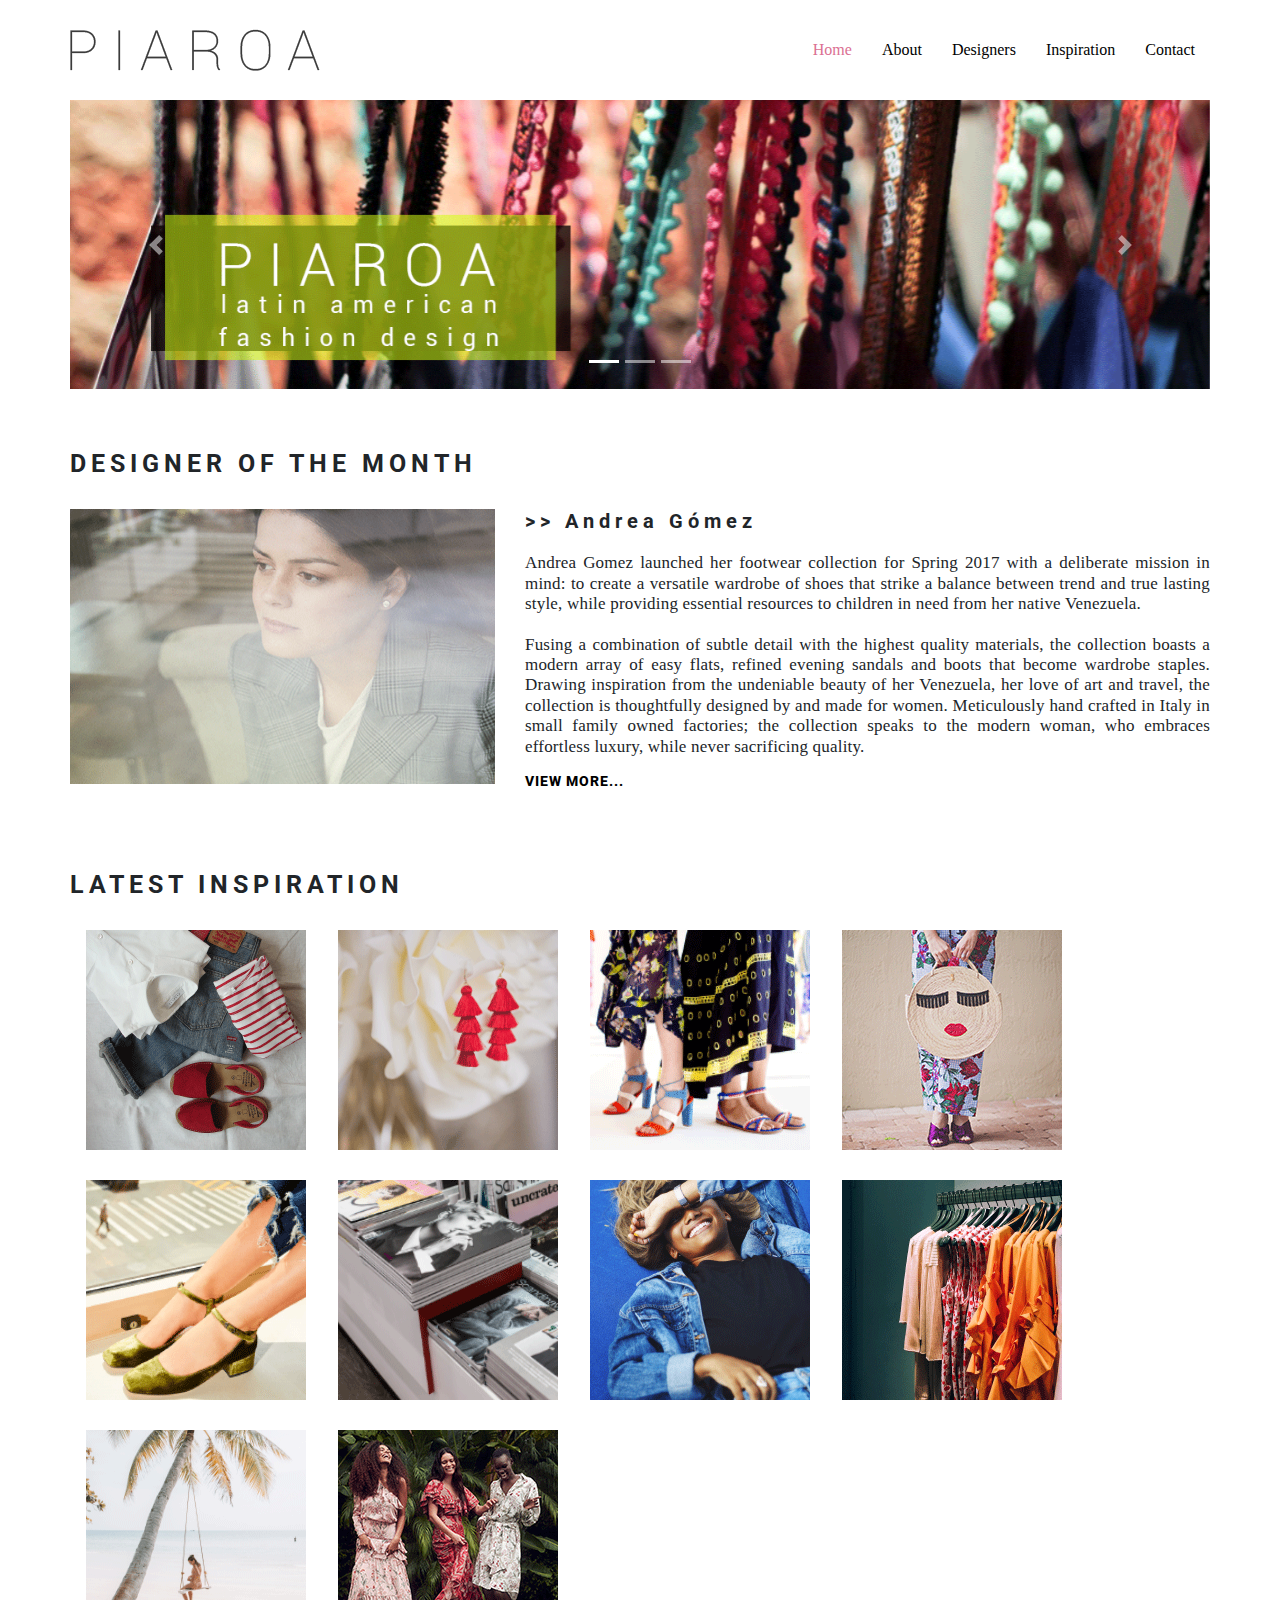
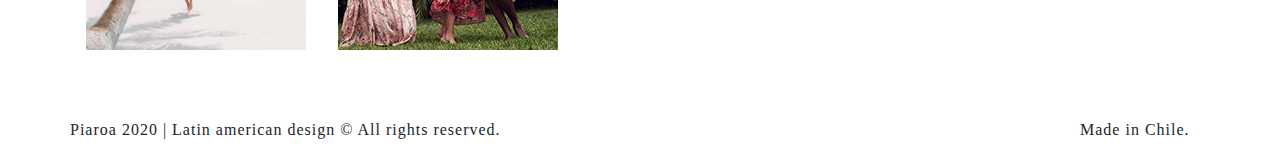
<file: index.html>
<!DOCTYPE html>
<html lang="en">
  <head>
    <meta charset="UTF-8"/>
    <meta name="viewport" content="width=device-width, initial-scale=1">
    <title>Piaroa | Latin american fashion design</title>
    <meta name="description" content="Piaroa: Bringing together the best of latin american fashion and design."/>
    <meta name="keywords" content="latin american fashion design, womans fashion, textiles, clothing">
    <link rel="stylesheet" href="css/stylesheet.css">
    <link href="https://fonts.googleapis.com/css2?family=Roboto:ital,wght@0,100;0,300;0,400;0,500;0,700;0,900;1,100;1,300;1,400;1,500;1,700;1,900&display=swap" rel="stylesheet">
    <link rel="stylesheet" href="https://stackpath.bootstrapcdn.com/bootstrap/4.5.2/css/bootstrap.min.css" integrity="sha384-JcKb8q3iqJ61gNV9KGb8thSsNjpSL0n8PARn9HuZOnIxN0hoP+VmmDGMN5t9UJ0Z" crossorigin="anonymous"> 
  </head>
  <body id="body">
    <header id="header">
      <div id="logo">
        <img src="img/piaroa_logo.png" id="logo">
      </div>
      <div class="menu">
        <ul id="ulMenu">
          <li class="liMenu">Home</li>
          <li class="liMenu"><a class="link" href="about.html">About</a></li>
          <li class="liMenu"><a class="link" href="designers.html">Designers</a></li>
          <li class="liMenu"><a class="link" href="inspiration.html">Inspiration</a></li>
          <li class="liMenu"><a class="link" href="contact.html">Contact</a></li>
        </ul>
      </div>
    </header>
    <div id="mainBanner">
      <div id="carouselExampleIndicators" class="carousel slide" data-ride="carousel">
        <ol class="carousel-indicators">
          <li data-target="#carouselExampleIndicators" data-slide-to="0" class="active"></li>
          <li data-target="#carouselExampleIndicators" data-slide-to="1"></li>
          <li data-target="#carouselExampleIndicators" data-slide-to="2"></li>
        </ol>
        <div class="carousel-inner">
          <div class="carousel-item active">
            <img src="img/index_banner1.png" class="d-block w-100" alt="...">
          </div>
          <div class="carousel-item">
            <img src="img/index_banner2.png" class="d-block w-100" alt="...">
          </div>
          <div class="carousel-item">
            <img src="img/index_banner3.png" class="d-block w-100" alt="...">
          </div>
        </div>
        <a class="carousel-control-prev" href="#carouselExampleIndicators" role="button" data-slide="prev">
          <span class="carousel-control-prev-icon" aria-hidden="true"></span>
          <span class="sr-only">Previous</span>
        </a>
        <a class="carousel-control-next" href="#carouselExampleIndicators" role="button" data-slide="next">
          <span class="carousel-control-next-icon" aria-hidden="true"></span>
          <span class="sr-only">Next</span>
        </a>
        </div>
      </div>
    </div>        
    <div class="divPrincipal">
      <h2 class="tituloPrincipal">DESIGNER OF THE MONTH</h2>
      <div class="divSecundario">
        <img id="imgPrincipal" src="img/index_andreagomez.png">
        <div>
          <h3 class="tituloSecundario">>> Andrea Gómez</h3>
          <p><strong>Andrea Gomez</strong> launched her footwear collection for Spring 2017 with a deliberate mission in mind: to create a versatile wardrobe of shoes that strike a balance between trend and true lasting style, while providing essential resources to children in need from her native Venezuela.
          <br>
          <br>
          Fusing a combination of subtle detail with the highest quality materials, the collection boasts a modern array of easy flats, refined evening sandals and boots that become wardrobe staples. Drawing inspiration from the undeniable beauty of her Venezuela, her love of art and travel, the collection is thoughtfully designed by and made for women. Meticulously hand crafted in Italy in small family owned factories; the collection speaks to the modern woman, who embraces effortless luxury, while never sacrificing quality.</p>
          <p id="pLink"><a class="link" href=andrea-gomez.html>VIEW MORE...</a></p>
        </div> 
      </div>
    </div>
    <br>
    <div class="divPrincipal">
      <h2 class="tituloPrincipal">LATEST INSPIRATION</h2>
        <div class="galeriaPadre">
          <img src="img/index_product4.png" alt="Producto" class="divHijo"/>
          <img src="img/index_product5.png" alt="Producto" class="divHijo"/>
          <img src="img/index_product3.png" alt="Producto" class="divHijo"/>
          <img src="img/index_product1.png" alt="Producto" class="divHijo"/>
          <img src="img/index_product2.png" alt="Producto" class="divHijo"/>
          <img src="img/index_product6.png" alt="Producto" class="divHijo"/>
          <img src="img/index_product7.png" alt="Producto" class="divHijo"/>
          <img src="img/index_product8.png" alt="Producto" class="divHijo"/>
          <img src="img/index_product9.png" alt="Producto" class="divHijo"/>
          <img src="img/index_product10.png" alt="Producto" class="divHijo"/>
        </div>
    </div>
    <footer>
      <div class="divFooter">
        <p id="piaroaFooter">Piaroa 2020 | Latin american design © All rights reserved.</p>
        <p id="piaroaLocation">Made in Chile.</p>
      </div>
    </footer>
    <script src="https://code.jquery.com/jquery-3.5.1.slim.min.js" integrity="sha384-DfXdz2htPH0lsSSs5nCTpuj/zy4C+OGpamoFVy38MVBnE+IbbVYUew+OrCXaRkfj" crossorigin="anonymous"></script>
    <script src="https://cdn.jsdelivr.net/npm/popper.js@1.16.1/dist/umd/popper.min.js" integrity="sha384-9/reFTGAW83EW2RDu2S0VKaIzap3H66lZH81PoYlFhbGU+6BZp6G7niu735Sk7lN" crossorigin="anonymous"></script>
    <script src="https://stackpath.bootstrapcdn.com/bootstrap/4.5.2/js/bootstrap.min.js" integrity="sha384-B4gt1jrGC7Jh4AgTPSdUtOBvfO8shuf57BaghqFfPlYxofvL8/KUEfYiJOMMV+rV" crossorigin="anonymous"></script>
  </body>
</html>
</file>
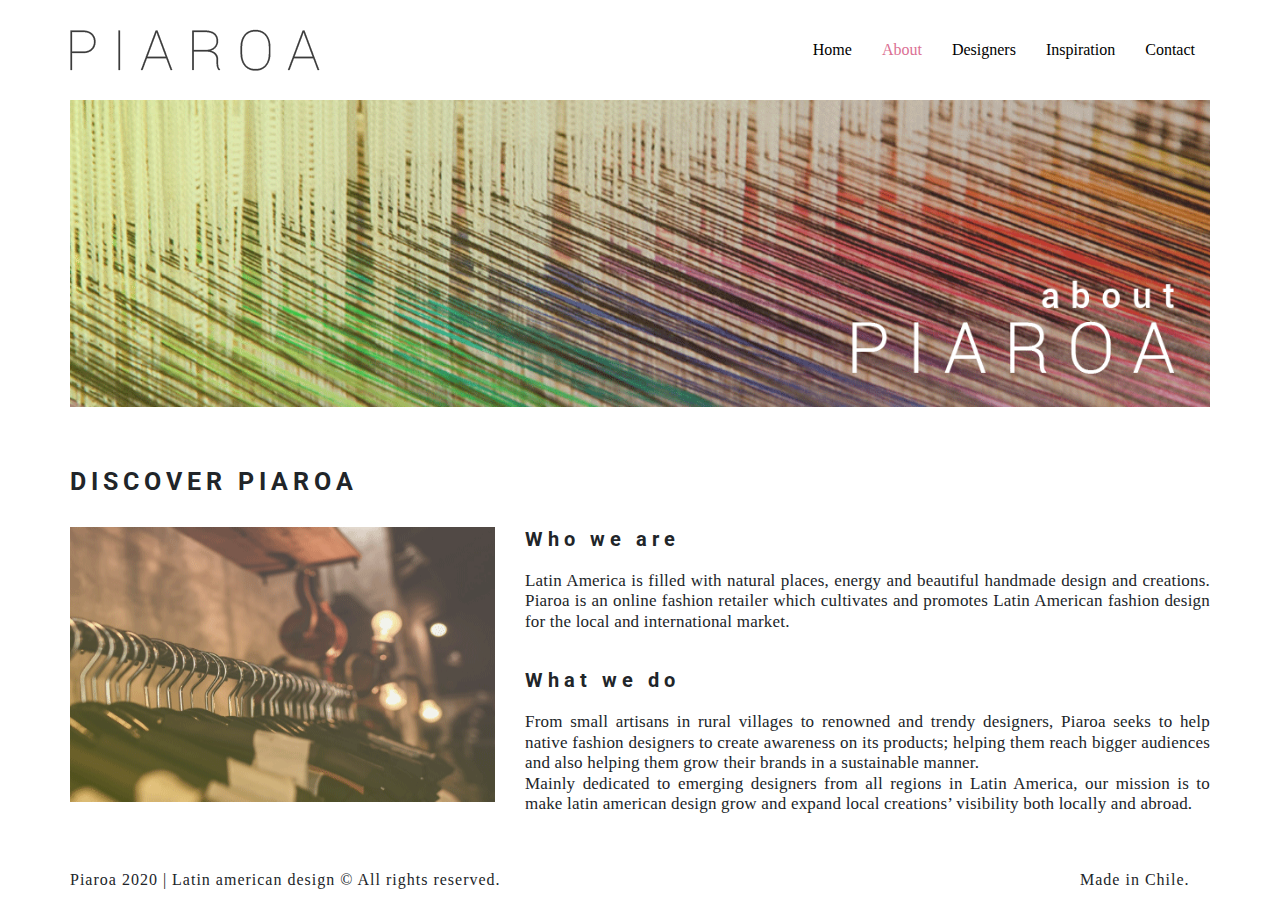
<file: about.html>
<!DOCTYPE html>
<html lang="en">
    <head>
        <meta charset="UTF-8"/>
        <meta name="viewport" content="width=device-width, initial-scale=1">
        <title>Piaroa | About Piaroa</title>
        <meta name="description" content="Piaroa: Bringing together the best of latin american fashion and design."/>
        <meta name="keywords" content="latin american fashion design, womans fashion, textiles, clothing">
        <link rel="stylesheet" href="css/stylesheet.css">
        <link href="https://fonts.googleapis.com/css2?family=Roboto:ital,wght@0,100;0,300;0,400;0,500;0,700;0,900;1,100;1,300;1,400;1,500;1,700;1,900&display=swap" rel="stylesheet">
        <link rel="stylesheet" href="https://stackpath.bootstrapcdn.com/bootstrap/4.5.2/css/bootstrap.min.css" integrity="sha384-JcKb8q3iqJ61gNV9KGb8thSsNjpSL0n8PARn9HuZOnIxN0hoP+VmmDGMN5t9UJ0Z" crossorigin="anonymous"> 
    </head>
    <body id="body">
        <header id="header">
            <div>
                <img src="img/piaroa_logo.png" id="logo">
            </div>
            <div class="menu">
                <ul id="ulMenu">
                    <li class="liMenu"><a class="link" href="index.html">Home</a></li>
                    <li class="liMenu">About</li>
                    <li class="liMenu"><a class="link" href="designers.html">Designers</a></li>
                    <li class="liMenu"><a class="link" href="inspiration.html">Inspiration</a></li>
                    <li class="liMenu"><a class="link" href="contact.html">Contact</a></li>
                </ul>
            </div>
        </header>
        <div id="mainBanner"><img src="img/about_banner1.png"></div>
        <div class="divPrincipal">
            <h2 class="tituloPrincipal">DISCOVER PIAROA</h2>
            <div class="divSecundario">
                <img id="imgPrincipal" src="img/about_mainimage.png">
                <div>
                    <h2 class="tituloSecundario">Who we are</h2>
                    <p>Latin America is filled with natural places, energy and beautiful handmade design and creations. Piaroa is an online fashion retailer which cultivates and promotes Latin American fashion design for the local and international market.
                    <br>
                    <br>
                    <h2 class="tituloSecundario">What we do</h2>
                    <p>From small artisans in rural villages to renowned and trendy designers, Piaroa seeks to help native fashion designers to create awareness on its products; helping them reach bigger audiences and also helping them grow their brands in a sustainable manner. 
                    <br>
                    Mainly dedicated to emerging designers from all regions in Latin America, our mission is to make latin american design grow and expand local creations’ visibility both locally and abroad.
                </div>
            </div> 
        </div>
        <footer>
            <div class="divFooter">
                <p id="piaroaFooter">Piaroa 2020 | Latin american design © All rights reserved.</p>
                <p id="piaroaLocation">Made in Chile.</p>
            </div>
        </footer>
    </body>
</file>
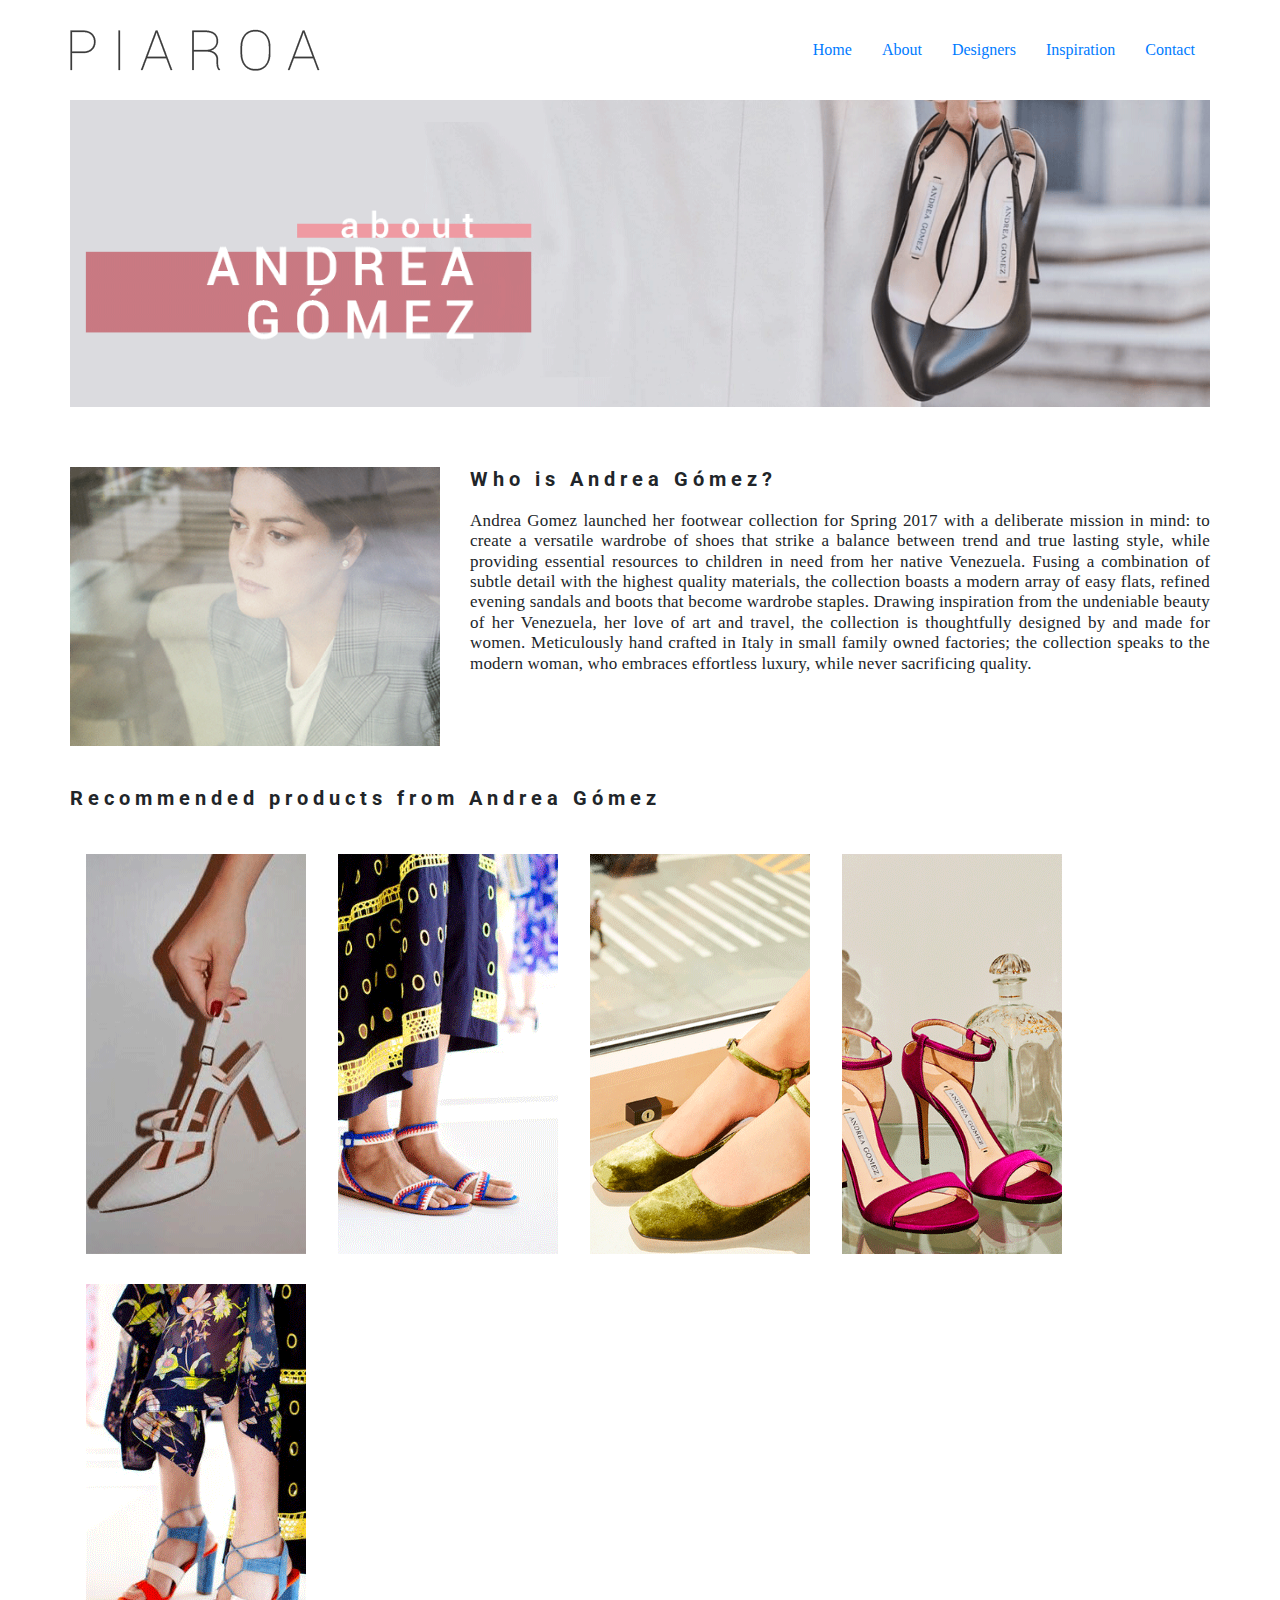
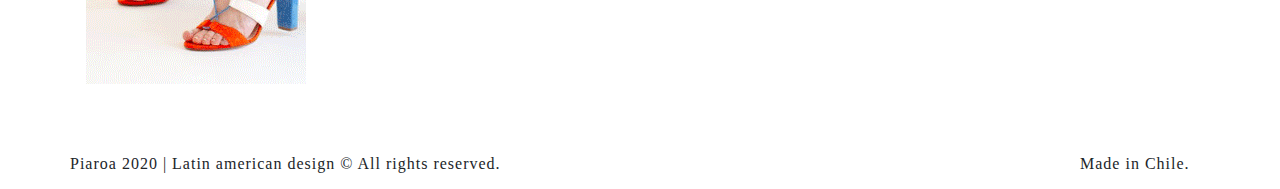
<file: andrea-gomez.html>
<!DOCTYPE html>
<html lang="en">
    <head>
        <meta charset="UTF-8"/>
        <meta name="viewport" content="width=device-width, initial-scale=1">
        <title>Piaroa | Discover Andrea Gómez on Piaroa</title>
        <meta name="description" content="Piaroa: Bringing together the best of latin american fashion and design."/>
        <meta name="keywords" content="latin american fashion design, womans fashion, textiles, clothing">
        <link rel="stylesheet" href="css/stylesheet.css">
        <link href="https://fonts.googleapis.com/css2?family=Roboto:ital,wght@0,100;0,300;0,400;0,500;0,700;0,900;1,100;1,300;1,400;1,500;1,700;1,900&display=swap" rel="stylesheet">
        <link rel="stylesheet" href="https://stackpath.bootstrapcdn.com/bootstrap/4.5.2/css/bootstrap.min.css" integrity="sha384-JcKb8q3iqJ61gNV9KGb8thSsNjpSL0n8PARn9HuZOnIxN0hoP+VmmDGMN5t9UJ0Z" crossorigin="anonymous"> 
    </head>
    <body id="body">
        <header id="header">
            <div>
                <img src="img/piaroa_logo.png" id="logo">
            </div>
            <div class="menu">
                <ul id="ulMenu">
                    <li class="liMenu"><a href="index.html">Home</a></li>
                    <li class="liMenu"><a href="about.html">About</a></li>
                    <li class="liMenu"><a href="designers.html">Designers</a></li>
                    <li class="liMenu"><a href="inspiration.html">Inspiration</a></li>
                    <li class="liMenu"><a href="contact.html">Contact</a></li>
                </ul>
            </div>
        </header>
        <div id="mainBanner"><img src="img/andrea_mainbanner.png"></div>
        <div class="divPrincipal">
            <div class="divSecundario">
                <img src="img/index_andreagomez.png">
                <div>
                    <h2 class="tituloSecundario">Who is Andrea Gómez?</h2>
                    <p>Andrea Gomez launched her footwear collection for Spring 2017 with a deliberate mission in mind: to create a versatile wardrobe of shoes that strike a balance between trend and true lasting style, while providing essential resources to children in need from her native Venezuela. Fusing a combination of subtle detail with the highest quality materials, the collection boasts a modern array of easy flats, refined evening sandals and boots that become wardrobe staples. Drawing inspiration from the undeniable beauty of her Venezuela, her love of art and travel, the collection is thoughtfully designed by and made for women. Meticulously hand crafted in Italy in small family owned factories; the collection speaks to the modern woman, who embraces effortless luxury, while never sacrificing quality.</p>
                </div>
            </div>
        </div>
        <div class="divPrincipal">
            <h2 class="tituloSecundario">Recommended products from Andrea Gómez</h2>
            <br>
            <div class="galeriaPadre">
                <img src="img/andrea_recom1.png" alt="Producto" class="divHijo"/>
                <img src="img/andrea_recom2.png" alt="Producto" class="divHijo"/>
                <img src="img/andrea_recom3.png" alt="Producto" class="divHijo"/>
                <img src="img/andrea_recom4.png" alt="Producto" class="divHijo"/>
                <img src="img/andrea_recom5.png" alt="Producto" class="divHijo"/>
            </div>
        </div>
        <footer>
            <div class="divFooter">
                <p id="piaroaFooter">Piaroa 2020 | Latin american design © All rights reserved.</p>
                <p id="piaroaLocation">Made in Chile.</p>
            </div>
        </footer>
    </body>
</html>
</file>
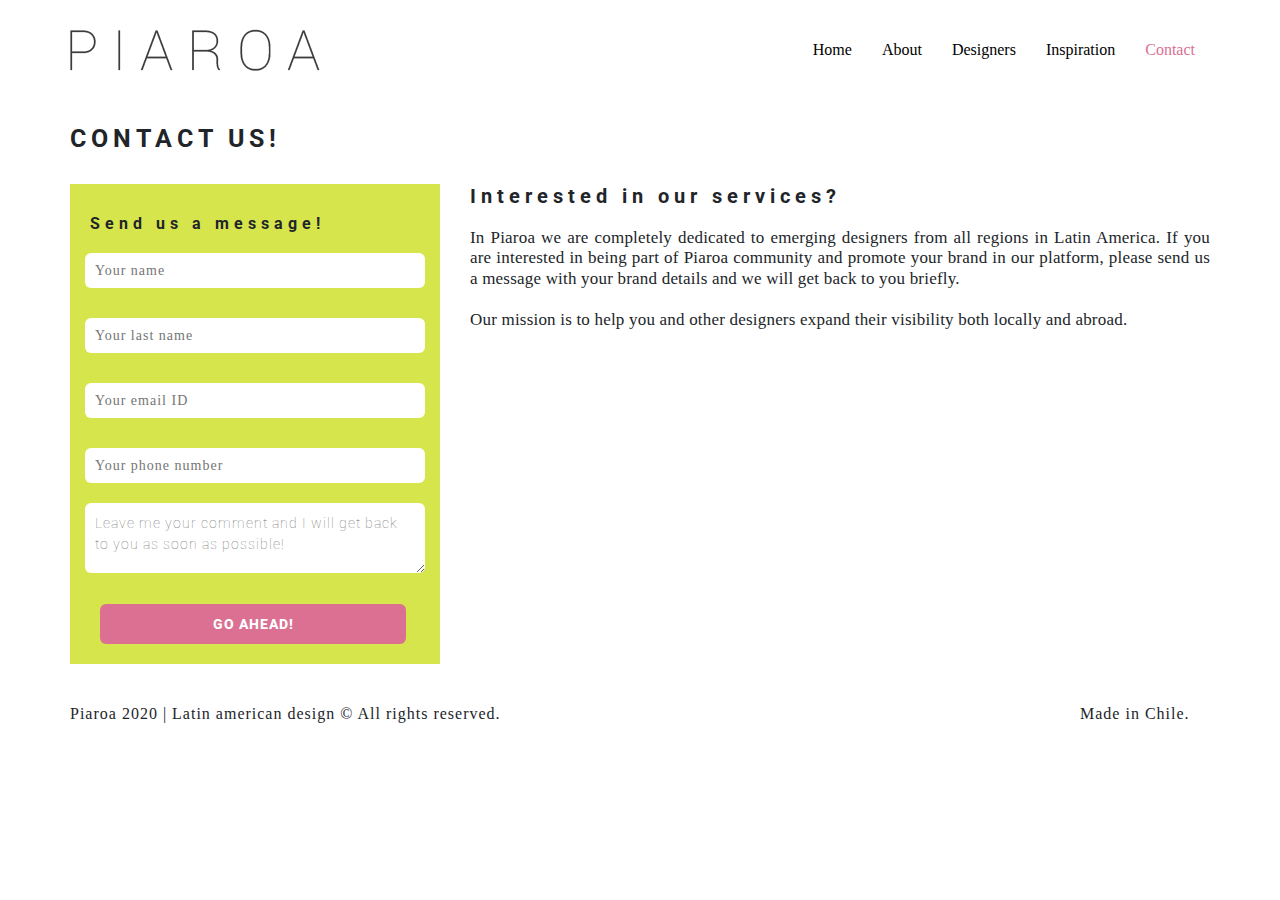
<file: contact.html>
<!DOCTYPE html>
<html lang="en">
    <head>
        <meta charset="UTF-8"/>
        <meta name="viewport" content="width=device-width, initial-scale=1">
        <title>Piaroa | Contact us</title>
        <meta name="description" content="Piaroa: Bringing together the best of latin american fashion and design."/>
        <meta name="keywords" content="latin american fashion design, womans fashion, textiles, clothing">
        <link rel="stylesheet" href="css/stylesheet.css">
        <link href="https://fonts.googleapis.com/css2?family=Roboto:ital,wght@0,100;0,300;0,400;0,500;0,700;0,900;1,100;1,300;1,400;1,500;1,700;1,900&display=swap" rel="stylesheet">
        <link rel="stylesheet" href="https://stackpath.bootstrapcdn.com/bootstrap/4.5.2/css/bootstrap.min.css" integrity="sha384-JcKb8q3iqJ61gNV9KGb8thSsNjpSL0n8PARn9HuZOnIxN0hoP+VmmDGMN5t9UJ0Z" crossorigin="anonymous"> 
      </head>
    <body id="body">
    <header id="header">
        <div>
            <img src="img/piaroa_logo.png" id="logo">
        </div>
        <div class="menu">
            <ul id="ulMenu">
                <li class="liMenu"><a class="link" href="index.html">Home</a></li>
                <li class="liMenu"><a class="link" href="about.html">About</a></li>
                <li class="liMenu"><a class="link" href="designers.html">Designers</a></li>
                <li class="liMenu"><a class="link" href="inspiration.html">Inspiration</a></li>
                <li class="liMenu">Contact</li>
            </ul>
        </div>
    </header>
    <br>
    <div class="divPrincipal">
        <h2 class="tituloPrincipal">CONTACT US!</h2>
        <div class="divSecundario">
            <div>
                <form class="container">
                    <h3 class="subtitulo">Send us a message!</h3>
                    <input type="text" id="nombre" placeholder="Your name" required/>
                    <br>
                    <input type="text" id="apellido" placeholder="Your last name" required/>
                    <br>
                    <input type="text" id="email" placeholder="Your email ID" required/>
                    <br>
                    <input type="text" id="telefono" placeholder="Your phone number" required/>
                    <br>
                    <textarea maxlength="100" id="mensaje" placeholder="Leave me your comment and I will get back to you as soon as possible!"></textarea>
                    <br>
                    <br>
                    <button type="submit" id="enviar" value="submit">GO AHEAD!</button>
                </fieldset>
            </div>
            <div>
                <h2 class="tituloSecundario">Interested in our services?</h2>
                <p class="parrafos">In Piaroa we are completely dedicated to emerging designers from all regions in Latin America. If you are interested in being part of Piaroa community and promote your brand in our platform, please send us a message with your brand details and we will get back to you briefly.
                <br>
                <br>
                Our mission is to help you and other designers expand their visibility both locally and abroad.</p>
            </div>
        </div>
    </div>
    <footer>
        <div class="divFooter">
            <p id="piaroaFooter">Piaroa 2020 | Latin american design © All rights reserved.</p>
            <p id="piaroaLocation">Made in Chile.</p>
        </div>
    </footer>
    </body>
</html>
</file>
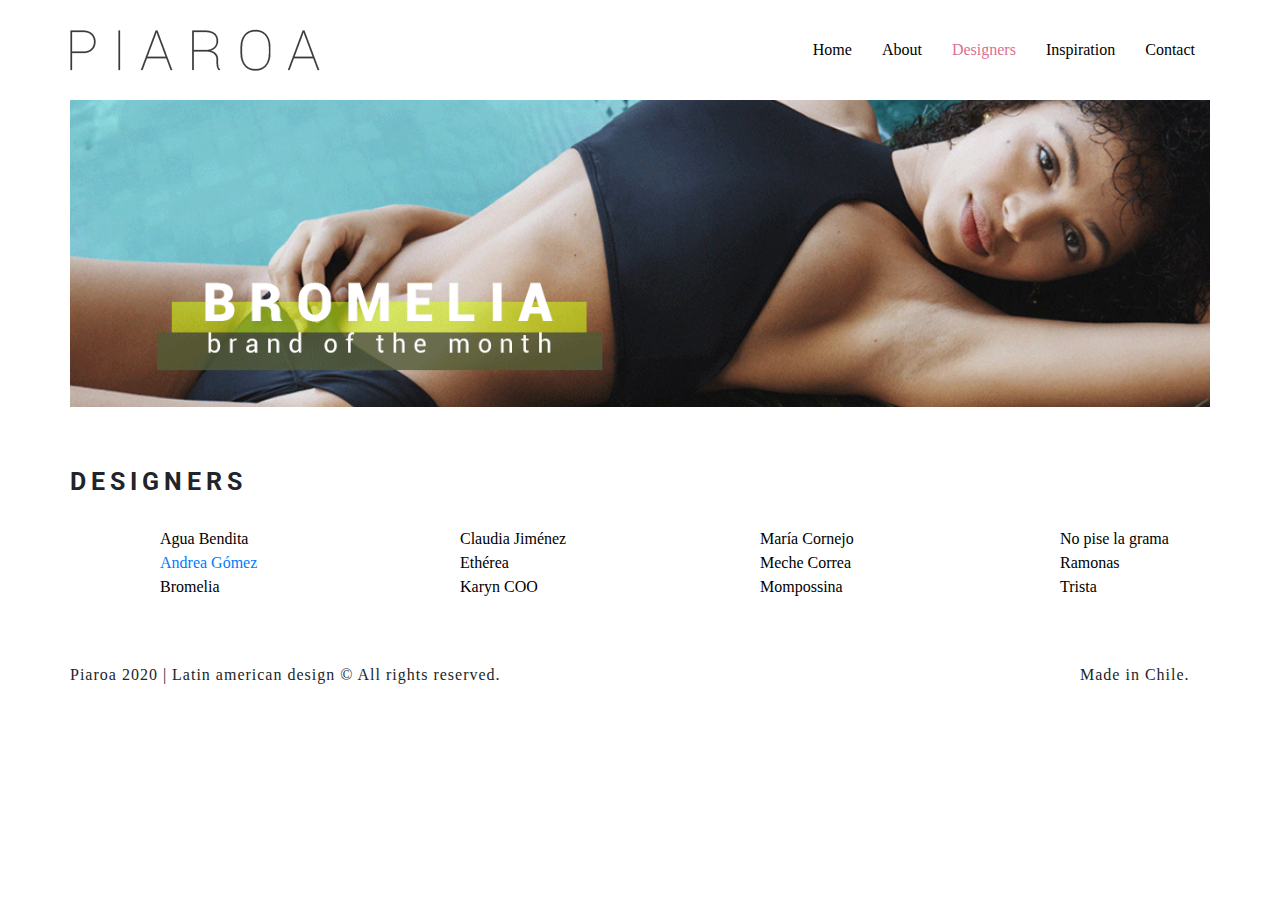
<file: designers.html>
<!DOCTYPE html>
<html lang="en">
    <head>
        <meta charset="UTF-8"/>
        <meta name="viewport" content="width=device-width, initial-scale=1">
        <title>Piaroa | Designers</title>
        <meta name="description" content="Piaroa: Bringing together the best of latin american fashion and design."/>
        <meta name="keywords" content="latin american fashion design, womans fashion, textiles, clothing">
        <link rel="stylesheet" href="css/stylesheet.css">
            <link href="https://fonts.googleapis.com/css2?family=Roboto:ital,wght@0,100;0,300;0,400;0,500;0,700;0,900;1,100;1,300;1,400;1,500;1,700;1,900&display=swap" rel="stylesheet">
            <link rel="stylesheet" href="https://stackpath.bootstrapcdn.com/bootstrap/4.5.2/css/bootstrap.min.css" integrity="sha384-JcKb8q3iqJ61gNV9KGb8thSsNjpSL0n8PARn9HuZOnIxN0hoP+VmmDGMN5t9UJ0Z" crossorigin="anonymous"> 
        </head>
    <body id="body">
        <header id="header">
            <div>
                <img src="img/piaroa_logo.png" id="logo">
            </div>
            <div class="menu">
                <ul id="ulMenu">
                    <li class="liMenu"><a class="link" href="index.html">Home</a></li>
                    <li class="liMenu"><a class="link" href="about.html">About</a></li>
                    <li class="liMenu">Designers</li>
                    <li class="liMenu"><a class="link" href="inspiration.html">Inspiration</a></li>
                    <li class="liMenu"><a class="link" href="contact.html">Contact</a></li>
                </ul>
            </div>
        </header>
        <div id="mainBanner"><img src="img/designers_mainbanner.png"></div>
        <div class="divPrincipal">
            <h2 class="tituloPrincipal">DESIGNERS</h2>
            <div class="divDesigners">
                <div>
                    <ul class="ulDesigners">
                        <li class="liDesigners">Agua Bendita</li>
                        <li class="liDesigners"><a href="andrea-gomez.html">Andrea Gómez</a></li>
                        <li class="liDesigners">Bromelia</li>
                    </ul>
                </div>
                <div>
                    <ul class="ulDesigners">
                        <li class="liDesigners">Claudia Jiménez</li>
                        <li class="liDesigners">Ethérea</li>
                        <li class="liDesigners">Karyn COO</li>
                    </ul>
                </div>
                <div>
                    <ul class="ulDesigners">
                        <li class="liDesigners">María Cornejo</li>
                        <li class="liDesigners">Meche Correa</li>
                        <li class="liDesigners">Mompossina</li>
                    </ul>
                </div>
                <div>
                    <ul class="ulDesigners">
                        <li class="liDesigners">No pise la grama</li>
                        <li class="liDesigners">Ramonas</li>
                        <li class="liDesigners">Trista</li>
                    </ul>
                </div>
            </div>
        </div>
        <footer>
            <div class="divFooter">
                <p id="piaroaFooter">Piaroa 2020 | Latin american design © All rights reserved.</p>
                <p id="piaroaLocation">Made in Chile.</p>
            </div>
        </footer>
</file>
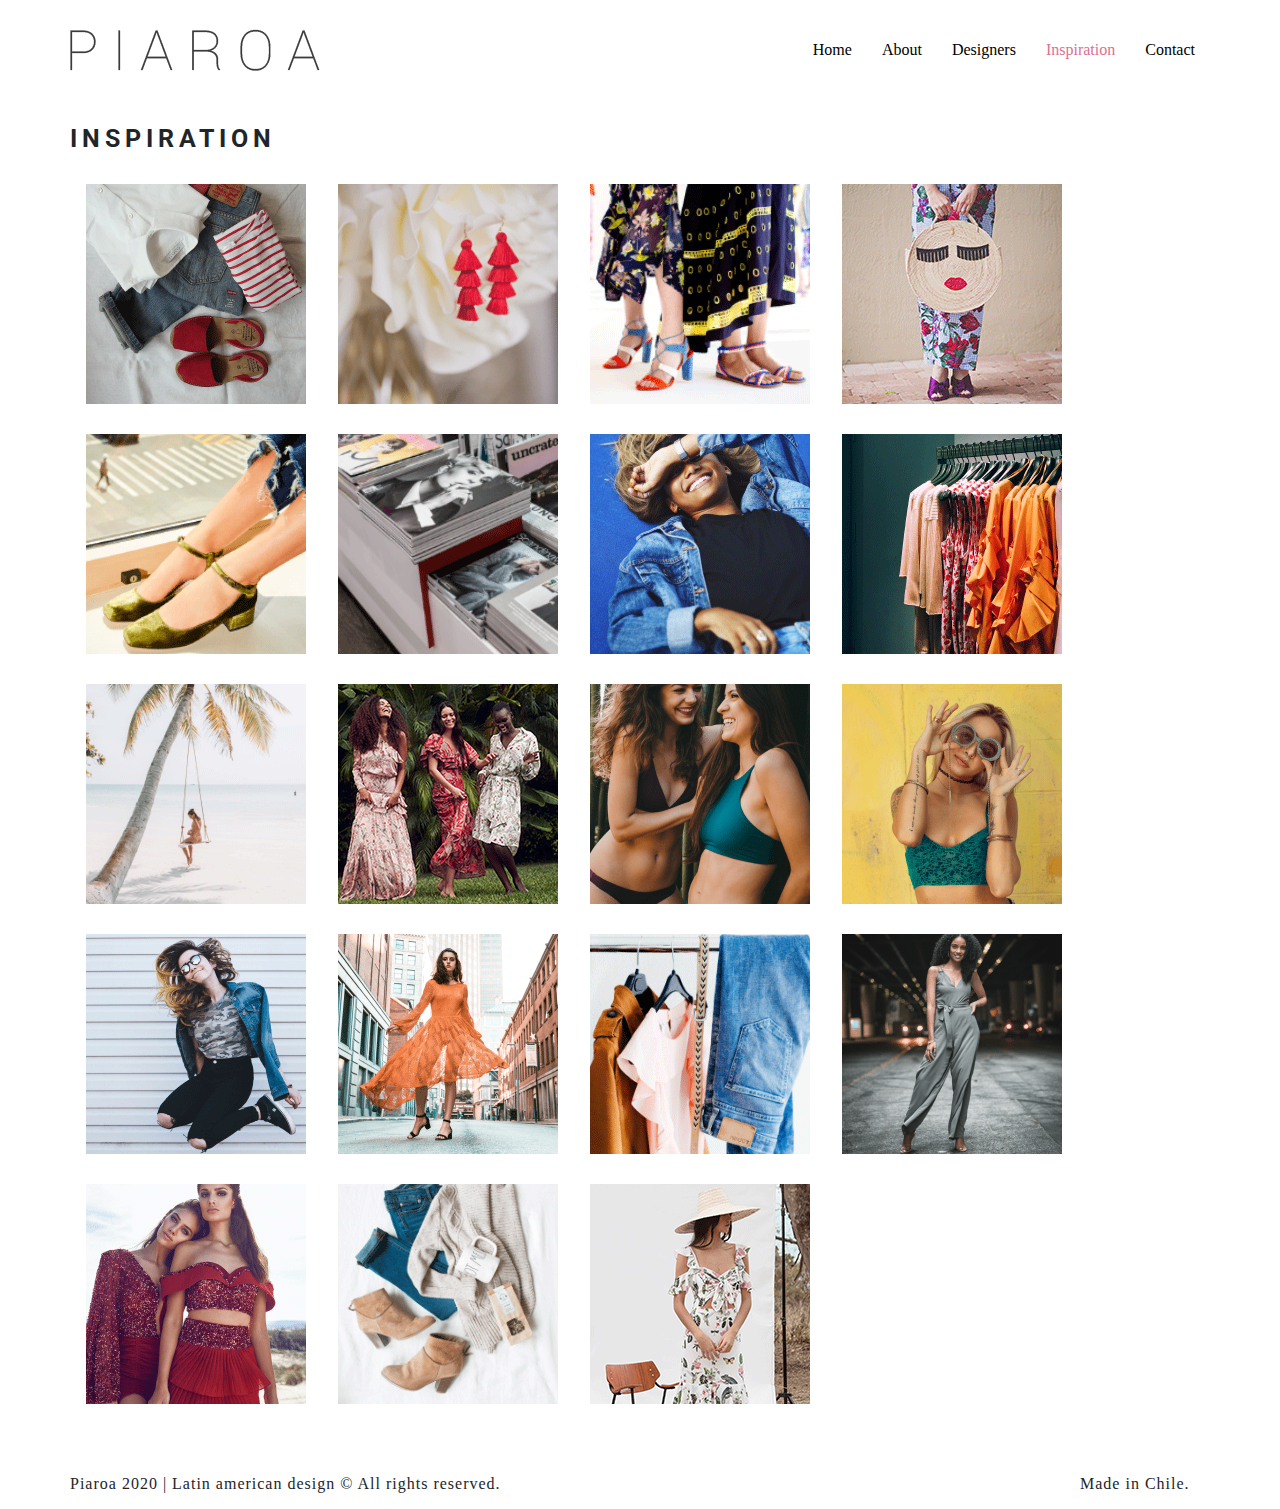
<file: inspiration.html>
<!DOCTYPE html>
<html lang="en">
  <head>
    <meta charset="UTF-8"/>
    <meta name="viewport" content="width=device-width, initial-scale=1">
    <title>Piaroa | Inspiration</title>
    <meta name="description" content="Piaroa: Bringing together the best of latin american fashion and design."/>
    <meta name="keywords" content="latin american fashion design, womans fashion, textiles, clothing">
    <link rel="stylesheet" href="css/stylesheet.css">
    <link href="https://fonts.googleapis.com/css2?family=Roboto:ital,wght@0,100;0,300;0,400;0,500;0,700;0,900;1,100;1,300;1,400;1,500;1,700;1,900&display=swap" rel="stylesheet">
    <link rel="stylesheet" href="https://stackpath.bootstrapcdn.com/bootstrap/4.5.2/css/bootstrap.min.css" integrity="sha384-JcKb8q3iqJ61gNV9KGb8thSsNjpSL0n8PARn9HuZOnIxN0hoP+VmmDGMN5t9UJ0Z" crossorigin="anonymous"> 
  </head>
    <body id="body">
        <header id="header">
            <div>
                <img src="img/piaroa_logo.png" id="logo">
            </div>
            <div class="menu">
                <ul id="ulMenu">
                    <li class="liMenu"><a class="link" href="index.html">Home</a></li>
                    <li class="liMenu"><a class="link" href="about.html">About</a></li>
                    <li class="liMenu"><a class="link" href="designers.html">Designers</a></li>
                    <li class="liMenu">Inspiration</li>
                    <li class="liMenu"><a class="link" href="contact.html">Contact</a></li>
                </ul>
            </div>
        </header>
        <br>
        <div class="divPrincipal">
            <h2 class="tituloPrincipal">INSPIRATION</h2>
            <div class="galeriaPadre">
                <img src="img/index_product4.png" alt="Producto" class="divHijo"/>
                <img src="img/index_product5.png" alt="Producto" class="divHijo"/>
                <img src="img/index_product3.png" alt="Producto" class="divHijo"/>
                <img src="img/index_product1.png" alt="Producto" class="divHijo"/>
                <img src="img/index_product2.png" alt="Producto" class="divHijo"/>
                <img src="img/index_product6.png" alt="Producto" class="divHijo"/>
                <img src="img/index_product7.png" alt="Producto" class="divHijo"/>
                <img src="img/index_product8.png" alt="Producto" class="divHijo"/>
                <img src="img/index_product9.png" alt="Producto" class="divHijo"/>
                <img src="img/index_product10.png" alt="Producto" class="divHijo"/>
                <img src="img/index_product11.png" alt="Producto" class="divHijo"/>
                <img src="img/index_product12.png" alt="Producto" class="divHijo"/>
                <img src="img/index_product13.png" alt="Producto" class="divHijo"/>
                <img src="img/index_product14.png" alt="Producto" class="divHijo"/>
                <img src="img/index_product15.png" alt="Producto" class="divHijo"/>
                <img src="img/index_product16.png" alt="Producto" class="divHijo"/>
                <img src="img/index_product17.png" alt="Producto" class="divHijo"/>
                <img src="img/index_product18.png" alt="Producto" class="divHijo"/>
                <img src="img/index_product19.png" alt="Producto" class="divHijo"/>
            </div>
        </div>
        <footer>
            <div class="divFooter">
                <p id="piaroaFooter">Piaroa 2020 | Latin american design © All rights reserved.</p>
                <p id="piaroaLocation">Made in Chile.</p>
            </div>
        </footer>
    </body>
</html>
</file>
<file: css/stylesheet.css>
/* Desktop styles */
@media only screen and (min-width: 951px) {
#body {
    margin-top: 0px;
    margin-left: 70px;
    margin-bottom: 0px;
    margin-right: 70px;
    background-color: white;
}
#header {
    width: 100%;
    height: 80px;
    margin-bottom:20px;
    align-items: center;
    display: grid;
    grid-template-columns: 1fr 2fr;
}
#logo {
    width: 250px;
    height: 100px;
    float: left;
}
.menu {
    float: right;
}
#ulMenu {
    width: auto;
    float: right;
    display: flex;
    font-family: 'Roboto Lt';
    src: url('Roboto-Medium.woff2') format('woff2'),
        url('Roboto-Medium.woff') format('woff');
    font-weight: 200;
    font-style: normal;
    font-display: swap;
    color: black; 
    list-style: none;
    text-decoration: none;
    object-position: bottom;
    margin-top: 15px;
}
.liMenu {
    display: inline-block;
    padding: 15px 15px;
    color: palevioletred;
}
a {
    text-align: center;
    color: black;
    text-decoration: none;
}
.link {
    color: black;
    text-decoration: none;
}
a:visited {
    color: black;
    text-decoration: none;
}
.link:hover {
    color: palevioletred;
    text-decoration: none;
    list-style: none;
}
a ::selection {
    color: palevioletred;
    text-decoration: none;
}
img {
    height: auto;
    width: 100%;
}
#mainBanner {
    margin-top: 15px;
    margin-bottom: 60px;
}
#secundaryBanner {
    max-width: 1322px;
    margin-top: 15px;
    margin-bottom: 60px;
}
.divPrincipal {
    width: 100%;
    margin-bottom: 40px;
}
.tituloPrincipal {
    font-family: 'Roboto';
    src: url('Roboto-Bold.woff2') format('woff2'),
        url('Roboto-Bold.woff') format('woff');
    font-weight: bold;
    font-style: normal;
    font-size: 25px;
    font-display: swap;
    letter-spacing: 5px;
    margin-bottom: 30px;
}
.divSecundario {
    width: 100%;
    display: grid;
    grid-template-columns: 1fr 2fr;
    grid-column-gap: 30px;
}
#imgPrincipal {
    width: 425px;
    height: 275px;
}
.tituloSecundario {
    font-family: 'Roboto';
    src: url('Roboto-Bold.woff2') format('woff2'),
        url('Roboto-Bold.woff') format('woff');
    font-weight: bold;
    font-style: normal;
    font-size: 20px;
    font-display: swap;
    letter-spacing: 5px;
    margin-bottom: 20px;
}
p {
    font-family: 'Roboto Th';
    src: url('Roboto-Thin.woff2') format('woff2'),
        url('Roboto-Thin.woff') format('woff');
    font-weight: 100;
    font-size: 17px;
    font-style: normal;
    font-display: swap;
    letter-spacing: 0.2px;
    line-height: 1.2;
    text-align: justify;
}
.galeriaPadre {
    width: 100%;
    display: flex;
    flex-direction: row;
    flex-wrap: wrap;
    justify-items: start;
}
.divHijo {
    flex-basis: 5%;
    padding-right: 16px;
    padding-left: 16px;
    padding-bottom: 30px;
    transition: transform 0.7s;
}
.divHijo:hover {
    transform: scale(1.1);
}
#pLink {
    font-family: 'Roboto';
    src: url('Roboto-Bold.woff2') format('woff2'),
        url('Roboto-Bold.woff') format('woff');
    font-weight: 800;
    font-size: 14px;
    font-style: normal;
    letter-spacing: 1px;
}
.divDesigners {
    display: grid;
    grid-template-columns: 250px 250px 250px 250px;
    grid-column-gap: 50px;
    margin-left: 50px;
    margin-right: 50px;
    margin-bottom: 50px;
}
.ulDesigners {
    width: auto;
    font-family: 'Roboto Lt';
    src: url('Roboto-Medium.woff2') format('woff2'),
         url('Roboto-Medium.woff') format('woff');
    font-weight: 200;
    font-style: normal;
    font-display: swap;
    color: black
}
.liDesigners {
    display: block;
}
footer {
    width: 100%;
    height: 20px;
    display: grid;
    grid-template-columns: 1fr 2fr;    
}
#piaroaFooter {
    width: 500px;
    font-family: 'Roboto Th';
    src: url('Roboto-Thin.woff2') format('woff2'),
        url('Roboto-Thin.woff') format('woff');
    font-weight: 100;
    font-size: 16px;
    font-style: normal;
    font-display: swap;
    letter-spacing: 1px;
    display: block;
    float: left;
}
#piaroaLocation {
    width: 130px;
    font-family: 'Roboto Th';
    src: url('Roboto-Thin.woff2') format('woff2'),
        url('Roboto-Thin.woff') format('woff');
    font-weight: 100;
    font-size: 16px;
    font-style: normal;
    font-display: swap;
    letter-spacing: 1px;
    display: block;
    float: right;
}
.gridForm {
    display: grid;
    grid-template-columns: 1fr 2fr;
    grid-column-gap: 50px;
}
.container {
    width: 100%;
    height: 480px;
    padding: 10px;
    background-color: #d7e54d;
}
.subtitulo {
    font-family: 'Roboto';
    src: url('Roboto-Bold.woff2') format('woff2'),
        url('Roboto-Bold.woff') format('woff');
    font-weight: bold;
    font-style: normal;
    font-size: 16px;
    font-display: swap;
    letter-spacing: 5px;
    margin-top: 20px;
    margin-bottom: 10px;
    margin-left: 5px;
}
input[type=text] {
    width: 100%;
    height: 35px;
    background-color: white;
    border: none;
    border-radius: 6px;
    margin-top: 10px;
    margin-bottom: 20px;
    padding: 10px;
    font-family: 'Roboto Th';
    src: url('Roboto-Thin.woff2') format('woff2'),
        url('Roboto-Thin.woff') format('woff');
    font-weight: 100;
    font-size: 14px;
    font-style: normal;
    font-display: swap;
    letter-spacing: 1px;
    color: black;
    display: block;
    float: right;
}
textarea {
    width: 100%;
    height: 70px;
    padding: 10px;
    background-color: white;
    border: none;
    border-radius: 6px;
    src: url('Roboto-Thin.woff2') format('woff2'),
        url('Roboto-Thin.woff') format('woff');
    font-weight: 100;
    font-size: 14px;
    font-style: normal;
    font-display: swap;
    letter-spacing: 1px;
    color: black;
}
textarea#mensaje {
    src: url('Roboto-Thin.woff2') format('woff2'),
        url('Roboto-Thin.woff') format('woff');
    font-weight: 100;
    font-size: 14px;
    font-style: normal;
    font-display: swap;
    letter-spacing: 1px;
    color: black;
}
button[type=submit] {
    background-color: palevioletred;
    width: 90%;
    height: 40px;
    border: none;
    border-radius: 6px;
    margin-left: 15px;
    margin-bottom: 20px;
    padding: 5px;
    font-family: 'Roboto';
    src: url('Roboto-Bold.woff2') format('woff2'),
        url('Roboto-Bold.woff') format('woff');
    font-weight: 800;
    font-size: 14px;
    color: white;
    font-style: normal;
    letter-spacing: 1px;
}
button[type=submit]:hover {
	background: #d22a61;
}
}

/* Mobile styles */
@media screen and (max-width: 500px) {
    #body {
        margin-top: 0px;
        margin-left: 30px;
        margin-bottom: 0px;
        margin-right: 30px;
        background-color: white;
    }
    #header {
        width: 100%;
        height: auto;
        padding-top: 10px;
        margin-bottom: 5px;
        display: grid;
        grid-template-rows: 1fr 1fr;
    }
    #logo {
        width: 150px;
        height: auto;
        display: block;
    }
    .menu {
        padding-top: 2px;
    }
    ul {
        padding: 0 0 0 0;
    }
    #ulMenu {
        width: auto;
        float: left;
        font-family: 'Roboto Lt';
        src: url('Roboto-Medium.woff2') format('woff2'),
            url('Roboto-Medium.woff') format('woff');
        font-weight: 100;
        font-size: 14px;
        font-style: normal;
        font-display: swap;
        color: black; 
        list-style: none;
        text-decoration: none;
        padding-top: 20px;
    }
    .liMenu {
        padding: 0px 15px 0px 15px;
        display: inline-block;
        color: palevioletred;
        position: relative;
    }
    a {
        text-align: center;
        color: black;
        text-decoration: none;
    }
    .link {
        color: black;
        text-decoration: none;
    }
    a:visited {
        color: black;
        text-decoration: none;
    }
    .link:hover {
        color: palevioletred;
        text-decoration: none;
        list-style: none;
    }
    a ::selection {
        color: palevioletred;
        text-decoration: none;
    }
    img {
        height: auto;
        width: 100%;
    }
    #mainBanner {
        margin-top: 10px;
        margin-bottom: 30px;
    }
    #secundaryBanner {
        max-width: 1322px;
        margin-top: 15px;
        margin-bottom: 60px;
    }
    .divPrincipal {
        width: 100%;
        margin-bottom: 10px;
    }
    .tituloPrincipal {
        font-family: 'Roboto';
        src: url('Roboto-Bold.woff2') format('woff2'),
            url('Roboto-Bold.woff') format('woff');
        font-weight: bold;
        font-style: normal;
        font-size: 16px;
        font-display: swap;
        letter-spacing: 3px;
        margin-bottom: 20px;
    }
    .divSecundario {
        width: 100%;
        height: auto;
        display: grid;
        grid-template-rows: 1fr;
        grid-row-gap: 15px;
    }
    #imgPrincipal {
        width: autopx;
        height: autopx;
    }
    .tituloSecundario {
        font-family: 'Roboto';
        src: url('Roboto-Bold.woff2') format('woff2'),
            url('Roboto-Bold.woff') format('woff');
        font-weight: bold;
        font-style: normal;
        font-size: 16px;
        font-display: swap;
        letter-spacing: 5px;
        margin-bottom: 15px;
    }
    p {
        font-family: 'Roboto Th';
        src: url('Roboto-Thin.woff2') format('woff2'),
            url('Roboto-Thin.woff') format('woff');
        font-weight: 100;
        font-size: 14px;
        font-style: normal;
        font-display: swap;
        letter-spacing: 0.2px;
        line-height: 1.2;
        text-align: justify;
    }
    .galeriaPadre {
        width: 100%;
        display: flex;
        flex-direction: row;
        flex-wrap: wrap;
        justify-items: start;
    }
    .divHijo {
        flex-basis: 5%;
        padding-right: 65px;
        padding-left: 65px;
        padding-bottom: 15px;
        transition: transform 1s;
    }
    .divHijo:hover {
        transform: scale(1.1);
    }
    #pLink {
        font-family: 'Roboto';
        src: url('Roboto-Bold.woff2') format('woff2'),
            url('Roboto-Bold.woff') format('woff');
        font-weight: 800;
        font-size: 12px;
        font-style: normal;
        letter-spacing: 1px;
    }
    .divDesigners {
        display: grid;
        grid-template-columns: 1fr 1fr;
        grid-column-gap: 20px;
        margin-left: 20px;
        margin-right: 20px;
        margin-bottom: 25px;
    }
    .ulDesigners {
        width: auto;
        font-family: 'Roboto Lt';
        src: url('Roboto-Medium.woff2') format('woff2'),
             url('Roboto-Medium.woff') format('woff');
        font-weight: 100;
        font-size: 14px;
        font-style: normal;
        font-display: swap;
        color: black
    }
    .liDesigners {
        display: block;
    }
    footer {
        width: 100%;
        height: 20px;
        display: grid;
        grid-template-rows: 1fr;
        grid-row-gap: 5px;
    }
    #piaroaFooter {
        width: auto;
        font-family: 'Roboto Th';
        src: url('Roboto-Thin.woff2') format('woff2'),
            url('Roboto-Thin.woff') format('woff');
        font-weight: 100;
        font-size: 14px;
        font-style: normal;
        font-display: swap;
        letter-spacing: 1px;
        display: block;
    }
    #piaroaLocation {
        width: auto;
        font-family: 'Roboto Th';
        src: url('Roboto-Thin.woff2') format('woff2'),
            url('Roboto-Thin.woff') format('woff');
        font-weight: 100;
        font-size: 13px;
        font-style: normal;
        font-display: swap;
        letter-spacing: 1px;
        display: block;
    }
    .gridForm {
        display: grid;
        grid-template-columns: 1fr;
    }
    .container {
        width: 100%;
        height: 430px;
        padding: 10px;
        background-color: #d7e54d;
        margin-bottom: 15px;
    }
    .subtitulo {
        font-family: 'Roboto';
        src: url('Roboto-Bold.woff2') format('woff2'),
            url('Roboto-Bold.woff') format('woff');
        font-weight: bold;
        font-style: normal;
        font-size: 16px;
        font-display: swap;
        letter-spacing: 5px;
        margin-top: 10px;
        margin-bottom: 10px;
        margin-left: 5px;
    }
    input[type=text] {
        width: 100%;
        height: 35px;
        background-color: white;
        border: none;
        border-radius: 6px;
        margin-top: 10px;
        margin-bottom: 10px;
        padding: 10px;
        font-family: 'Roboto Th';
        src: url('Roboto-Thin.woff2') format('woff2'),
            url('Roboto-Thin.woff') format('woff');
        font-weight: 100;
        font-size: 12px;
        font-style: normal;
        font-display: swap;
        letter-spacing: 1px;
        color: black;
        display: block;
        float: right;
    }
    textarea {
        width: 100%;
        height: 70px;
        padding: 10px;
        background-color: white;
        border: none;
        border-radius: 6px;
        src: url('Roboto-Thin.woff2') format('woff2'),
            url('Roboto-Thin.woff') format('woff');
        font-weight: 100;
        font-size: 12px;
        font-style: normal;
        font-display: swap;
        letter-spacing: 1px;
        color: black;
    }
    textarea#mensaje {
        src: url('Roboto-Thin.woff2') format('woff2'),
            url('Roboto-Thin.woff') format('woff');
        font-weight: 100;
        font-size: 12px;
        font-style: normal;
        font-display: swap;
        letter-spacing: 1px;
        color: black;
    }
    button[type=submit] {
        background-color: palevioletred;
        width: 90%;
        height: 40px;
        border: none;
        border-radius: 6px;
        margin-left: 15px;
        margin-bottom: 10px;
        padding: 5px;
        font-family: 'Roboto';
        src: url('Roboto-Bold.woff2') format('woff2'),
            url('Roboto-Bold.woff') format('woff');
        font-weight: 800;
        font-size: 12px;
        color: white;
        font-style: normal;
        letter-spacing: 1px;
    }
    button[type=submit]:hover {
        background: #d22a61;
    }
}

/* Tablet styles */
@media screen and (min-width: 501px) and (max-width: 950px) {
    #body {
        margin-top: 0px;
        margin-left: 50px;
        margin-bottom: 0px;
        margin-right: 50px;
        background-color: white;
    }
    #header {
        width: 100%;
        height: auto;
        padding-top: 20px;
        display: grid;    
        grid-template-columns: 1fr 2fr;
    }
    #logo {
        width: 210px;
        height: auto;
        float: left;
    }
    .menu {
        padding-top: 2px;
    }
    ul {
        padding: 0 0 0 0;
    }
    #ulMenu {
        width: auto;
        font-family: 'Roboto Lt';
        src: url('Roboto-Medium.woff2') format('woff2'),
            url('Roboto-Medium.woff') format('woff');
        font-weight: 100;
        font-size: 17px;
        font-style: normal;
        font-display: swap;
        color: black; 
        list-style: none;
        text-decoration: none;
        float: right;
        padding-top: 25px;
    }
    .liMenu {
        display: inline-block;
        padding: 0px 7px 0px 7px;
        color: palevioletred;
        position: relative;
    }
    a {
        text-align: center;
        color: black;
        text-decoration: none;
    }
    .link {
        color: black;
        text-decoration: none;
    }
    a:visited {
        color: black;
        text-decoration: none;
    }
    .link:hover {
        color: palevioletred;
        text-decoration: none;
        list-style: none;
    }
    a ::selection {
        color: palevioletred;
        text-decoration: none;
    }
    img {
        height: auto;
        width: 100%;
    }
    #mainBanner {
        margin-top: 15px;
        margin-bottom: 30px;
    }
    #secundaryBanner {
        max-width: 1322px;
        margin-top: 15px;
        margin-bottom: 60px;
    }
    .divPrincipal {
        width: 100%;
        margin-bottom: 10px;
    }
    .tituloPrincipal {
        font-family: 'Roboto';
        src: url('Roboto-Bold.woff2') format('woff2'),
            url('Roboto-Bold.woff') format('woff');
        font-weight: bold;
        font-style: normal;
        font-size: 24px;
        font-display: swap;
        letter-spacing: 5px;
        margin-bottom: 20px;
    }
    .divSecundario {
        width: 100%;
        display: grid;
        grid-template-columns: 1fr 2fr;
        grid-column-gap: 30px;
    }
    #imgPrincipal {
        width: 250px;
        height: auto;
    }
    .tituloSecundario {
        font-family: 'Roboto';
        src: url('Roboto-Bold.woff2') format('woff2'),
            url('Roboto-Bold.woff') format('woff');
        font-weight: bold;
        font-style: normal;
        font-size: 22px;
        font-display: swap;
        letter-spacing: 5px;
        margin-bottom: 15px;
    }
    p {
        font-family: 'Roboto Th';
        src: url('Roboto-Thin.woff2') format('woff2'),
            url('Roboto-Thin.woff') format('woff');
        font-weight: 100;
        font-size: 18px;
        font-style: normal;
        font-display: swap;
        letter-spacing: 0.2px;
        line-height: 1.2;
        text-align: justify;
    }
    .galeriaPadre {
        width: 100%;
        display: flex;
        flex-direction: row;
        flex-wrap: wrap;
        justify-items: start;
    }
    .divHijo {
        flex-basis: 5%;
        padding-right: 5px;
        padding-left: 5px;
        padding-bottom: 10px;
    }
    #pLink {
        font-family: 'Roboto';
        src: url('Roboto-Bold.woff2') format('woff2'),
            url('Roboto-Bold.woff') format('woff');
        font-weight: 800;
        font-size: 16px;
        font-style: normal;
        letter-spacing: 1px;
    }
    .divDesigners {
        display: grid;
        grid-template-columns: 1fr 1fr 1fr;
        grid-column-gap: 40px;
        margin-left: 30px;
        margin-right: 30px;
        margin-bottom: 25px;
    }
    .ulDesigners {
        width: auto;
        font-family: 'Roboto Lt';
        src: url('Roboto-Medium.woff2') format('woff2'),
             url('Roboto-Medium.woff') format('woff');
        font-weight: 100;
        font-size: 18px;
        font-style: normal;
        font-display: swap;
        color: black
    }
    .liDesigners {
        display: block;
    }
    footer {
        width: 100%;
        height: 20px;
        display: grid;
        grid-template-rows: 1fr;
        grid-row-gap: 5px;
        margin-top: 20px;
    }
    #piaroaFooter {
        width: auto;
        font-family: 'Roboto Th';
        src: url('Roboto-Thin.woff2') format('woff2'),
            url('Roboto-Thin.woff') format('woff');
        font-weight: 100;
        font-size: 17px;
        font-style: normal;
        font-display: swap;
        letter-spacing: 1px;
        display: block;
    }
    #piaroaLocation {
        width: auto;
        font-family: 'Roboto Th';
        src: url('Roboto-Thin.woff2') format('woff2'),
            url('Roboto-Thin.woff') format('woff');
        font-weight: 100;
        font-size: 17px;
        font-style: normal;
        font-display: swap;
        letter-spacing: 1px;
        display: block;
    }
    .gridForm {
        display: grid;
        grid-template-columns: 2fr;
    }
    .container {
        width: 100%;
        height: 470px;
        padding: 10px;
        background-color: #d7e54d;
        margin-bottom: 15px;
    }
    .subtitulo {
        font-family: 'Roboto';
        src: url('Roboto-Bold.woff2') format('woff2'),
            url('Roboto-Bold.woff') format('woff');
        font-weight: bold;
        font-style: normal;
        font-size: 20px;
        font-display: swap;
        letter-spacing: 5px;
        margin-top: 10px;
        margin-bottom: 10px;
        margin-left: 5px;
    }
    input[type=text] {
        width: 100%;
        height: 35px;
        background-color: white;
        border: none;
        border-radius: 6px;
        margin-top: 10px;
        margin-bottom: 10px;
        padding: 10px;
        font-family: 'Roboto Th';
        src: url('Roboto-Thin.woff2') format('woff2'),
            url('Roboto-Thin.woff') format('woff');
        font-weight: 100;
        font-size: 14px;
        font-style: normal;
        font-display: swap;
        letter-spacing: 1px;
        color: black;
        display: block;
        float: right;
    }
    textarea {
        width: 100%;
        height: 70px;
        padding: 10px;
        background-color: white;
        border: none;
        border-radius: 6px;
        src: url('Roboto-Thin.woff2') format('woff2'),
            url('Roboto-Thin.woff') format('woff');
        font-weight: 100;
        font-size: 14px;
        font-style: normal;
        font-display: swap;
        letter-spacing: 1px;
        color: black;
    }
    textarea#mensaje {
        src: url('Roboto-Thin.woff2') format('woff2'),
            url('Roboto-Thin.woff') format('woff');
        font-weight: 100;
        font-size: 14px;
        font-style: normal;
        font-display: swap;
        letter-spacing: 1px;
        color: black;
    }
    button[type=submit] {
        background-color: palevioletred;
        width: 90%;
        height: 40px;
        border: none;
        border-radius: 6px;
        margin-left: 15px;
        margin-bottom: 10px;
        padding: 5px;
        font-family: 'Roboto';
        src: url('Roboto-Bold.woff2') format('woff2'),
            url('Roboto-Bold.woff') format('woff');
        font-weight: 800;
        font-size: 14px;
        color: white;
        font-style: normal;
        letter-spacing: 1px;
    }
    button[type=submit]:hover {
        background: #d22a61;
    }
}
</file>
